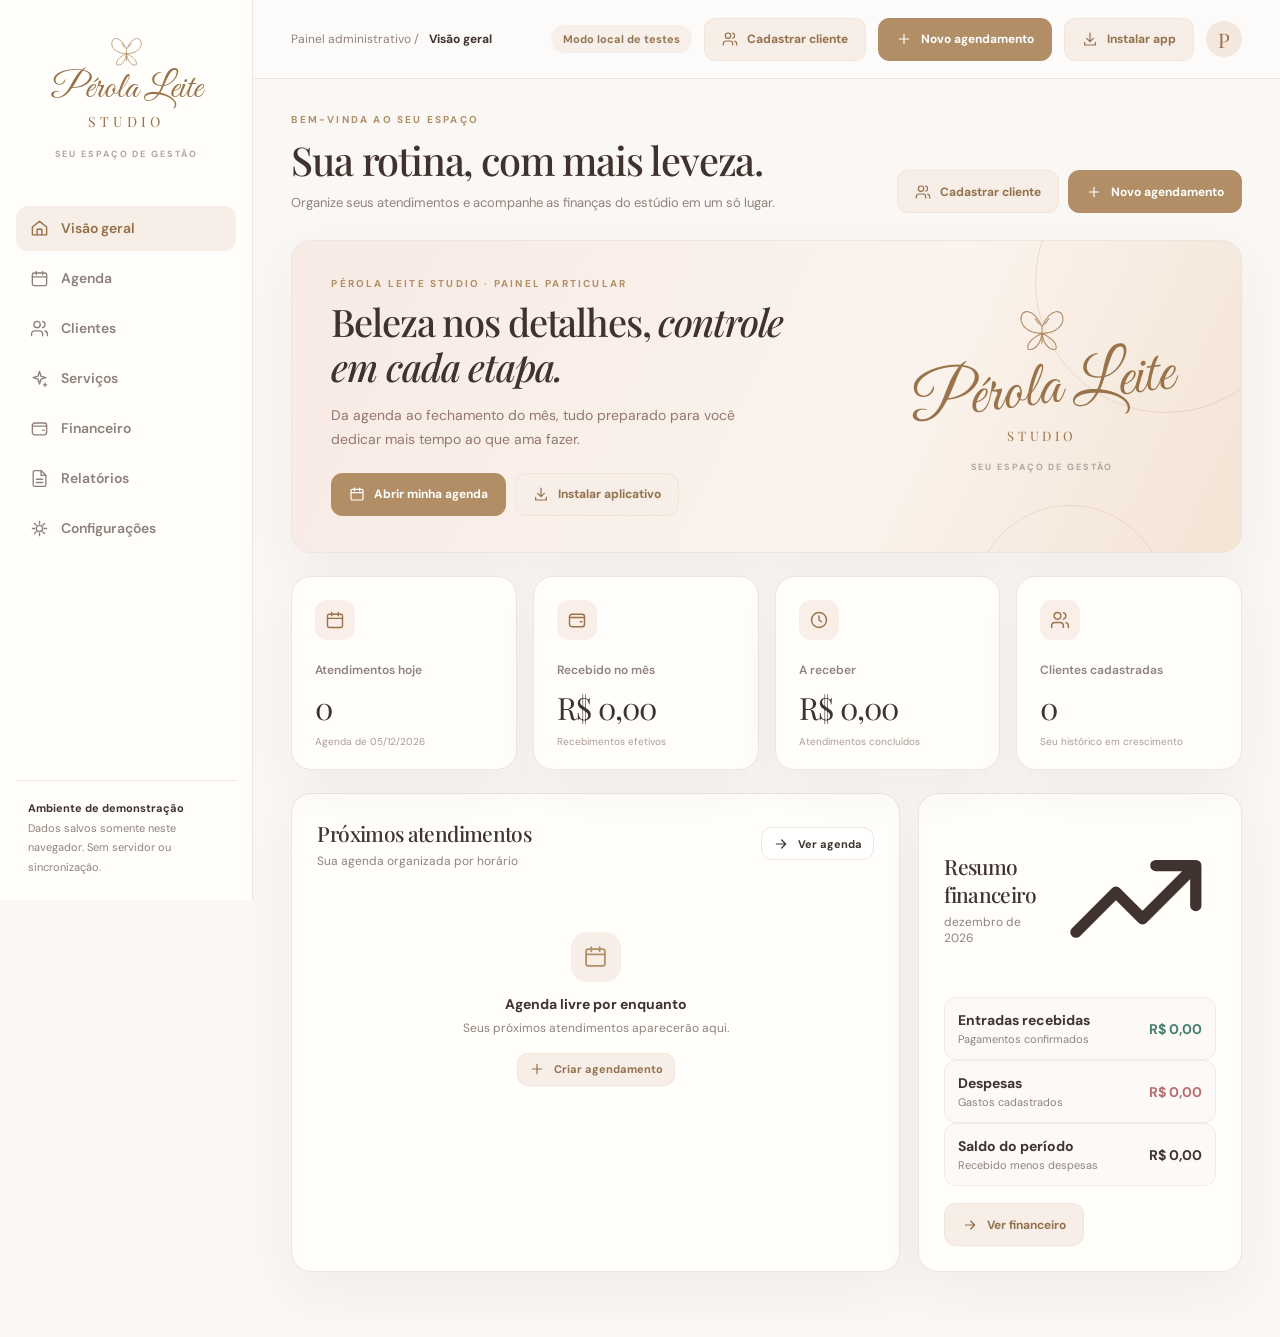
<file: index.html>
<!doctype html>
<html lang="pt-BR">
<head>
  <meta charset="UTF-8" />
  <meta name="viewport" content="width=device-width, initial-scale=1.0, viewport-fit=cover" />
  <meta name="theme-color" content="#faf7f4" />
  <meta name="description" content="Pérola Leite Studio: agenda e gestão financeira. Protótipo local para testes." />
  <title>Pérola Leite Studio | Gestão</title>
  <link rel="icon" type="image/svg+xml" href="./assets/brand-icon.svg">
  <link rel="icon" type="image/png" sizes="32x32" href="./assets/favicon-32.png">
  <link rel="apple-touch-icon" sizes="180x180" href="./assets/apple-touch-icon.png">
  <link rel="manifest" href="./site.webmanifest">
  <meta name="apple-mobile-web-app-capable" content="yes">
  <meta name="apple-mobile-web-app-status-bar-style" content="default">
  <meta name="apple-mobile-web-app-title" content="Pérola Leite">
  <meta property="og:type" content="website">
  <meta property="og:locale" content="pt_BR">
  <meta property="og:site_name" content="Pérola Leite Studio">
  <meta property="og:title" content="Pérola Leite Studio | Gestão">
  <meta property="og:description" content="Beleza nos detalhes. Organização na rotina. Agenda, clientes e gestão financeira em um só lugar.">
  <meta property="og:url" content="https://eulernasc.github.io/Perola_Leite_Studio/">
  <meta property="og:image" content="https://eulernasc.github.io/Perola_Leite_Studio/assets/social-preview.png">
  <meta property="og:image:type" content="image/png">
  <meta property="og:image:width" content="1200">
  <meta property="og:image:height" content="630">
  <meta property="og:image:alt" content="Pérola Leite Studio: identidade nude e dourado com borboleta e pérolas">
  <meta name="twitter:card" content="summary_large_image">
  <meta name="twitter:title" content="Pérola Leite Studio | Gestão">
  <meta name="twitter:description" content="Agenda, clientes e gestão financeira, com elegância em cada detalhe.">
  <meta name="twitter:image" content="https://eulernasc.github.io/Perola_Leite_Studio/assets/social-preview.png">
  <link rel="preconnect" href="https://fonts.googleapis.com" />
  <link rel="preconnect" href="https://fonts.gstatic.com" crossorigin />
  <link href="https://fonts.googleapis.com/css2?family=DM+Sans:wght@400;500;600;700&family=Manrope:wght@400;500;600;700;800&family=Playfair+Display:wght@400;500;600&family=Great+Vibes&display=swap" rel="stylesheet" />
  <link rel="stylesheet" href="./styles.css" />
</head>
<body>
  <div id="app"></div>
  <div id="modal-root"></div>
  <div id="calendar-root"></div>
  <div id="time-root"></div>
  <div id="toast-root" aria-live="polite"></div>
  <script src="./data.js" defer></script>
  <script src="./calendar-ui.js" defer></script>
  <script src="./time-ui.js" defer></script>
  <script src="./app.js" defer></script>
  <script src="./forms.js" defer></script>
  <script src="./pdf.js" defer></script>
  <script src="./pwa.js" defer></script>
</body>
</html>
</file>
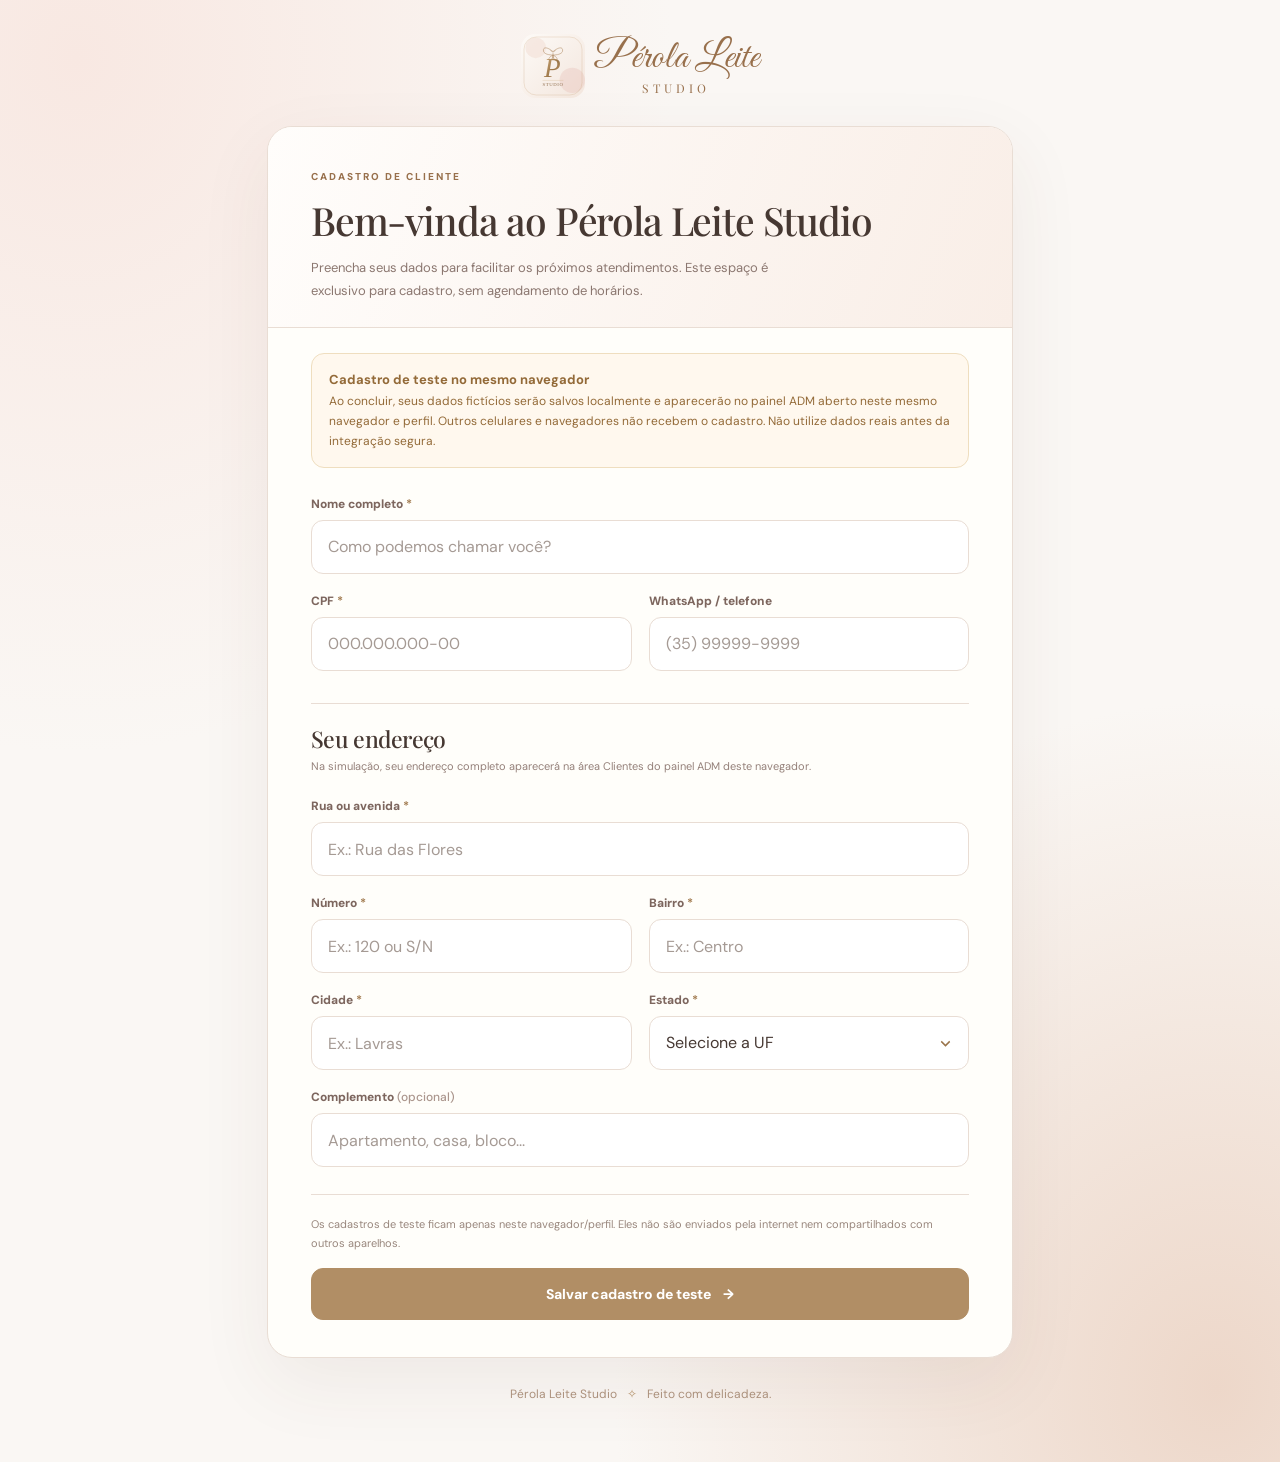
<file: cadastro.html>
<!doctype html>
<html lang="pt-BR">
<head>
  <meta charset="utf-8">
  <meta name="viewport" content="width=device-width, initial-scale=1, viewport-fit=cover">
  <meta name="theme-color" content="#faf7f4">
  <meta name="description" content="Formulário de cadastro do Pérola Leite Studio para testes no mesmo navegador.">
  <meta name="robots" content="noindex,nofollow">
  <title>Cadastro de cliente | Pérola Leite Studio</title>
  <!-- Preview da página de cadastro para WhatsApp e redes sociais. O PNG já está publicado nos assets do site. -->
  <meta property="og:type" content="website">
  <meta property="og:locale" content="pt_BR">
  <meta property="og:site_name" content="Pérola Leite Studio">
  <meta property="og:title" content="Cadastro de cliente | Pérola Leite Studio">
  <meta property="og:description" content="Conheça o cadastro do Pérola Leite Studio. Versão de testes, sem sincronização entre aparelhos.">
  <meta property="og:url" content="https://eulernasc.github.io/Perola_Leite_Studio/cadastro.html?convite=1">
  <meta property="og:image" content="https://eulernasc.github.io/Perola_Leite_Studio/assets/social-preview.png">
  <meta property="og:image:secure_url" content="https://eulernasc.github.io/Perola_Leite_Studio/assets/social-preview.png">
  <meta property="og:image:type" content="image/png">
  <meta property="og:image:width" content="1200">
  <meta property="og:image:height" content="630">
  <meta property="og:image:alt" content="Identidade do Pérola Leite Studio em nude e dourado, com borboleta e pérolas.">
  <meta name="twitter:card" content="summary_large_image">
  <meta name="twitter:title" content="Cadastro de cliente | Pérola Leite Studio">
  <meta name="twitter:description" content="Conheça o cadastro do Pérola Leite Studio. Versão de testes.">
  <meta name="twitter:image" content="https://eulernasc.github.io/Perola_Leite_Studio/assets/social-preview.png">
  <link rel="icon" type="image/svg+xml" href="./assets/brand-icon.svg">
  <link rel="apple-touch-icon" href="./assets/apple-touch-icon.png">
  <link rel="preconnect" href="https://fonts.googleapis.com">
  <link rel="preconnect" href="https://fonts.gstatic.com" crossorigin>
  <link href="https://fonts.googleapis.com/css2?family=DM+Sans:wght@400;500;600;700&family=Playfair+Display:wght@400;500;600&family=Great+Vibes&display=swap" rel="stylesheet">
  <link rel="stylesheet" href="./cadastro.css">
  <script src="./cadastro-storage.js" defer></script>
  <script src="./cadastro.js" defer></script>
</head>
<body>
  <main class="public-shell">
    <header class="public-brand" aria-label="Pérola Leite Studio">
      <img src="./assets/brand-icon.svg" alt="Borboleta e monograma dourado do Pérola Leite Studio" class="public-brand-symbol">
      <div class="public-brand-name"><span class="script">Pérola Leite</span><span class="studio">STUDIO</span></div>
    </header>
    <section class="public-panel" aria-labelledby="form-title">
      <div class="intro">
        <span class="eyebrow">CADASTRO DE CLIENTE</span>
        <h1 id="form-title">Bem-vinda ao Pérola Leite Studio</h1>
        <p>Preencha seus dados para facilitar os próximos atendimentos. Este espaço é exclusivo para cadastro, sem agendamento de horários.</p>
      </div>
      <aside class="demo-warning" role="status"><strong>Cadastro de teste no mesmo navegador</strong> Ao concluir, seus dados fictícios serão salvos localmente e aparecerão no painel ADM aberto neste mesmo navegador e perfil. Outros celulares e navegadores não recebem o cadastro. Não utilize dados reais antes da integração segura.</aside>
      <form id="publicRegistration" class="form-grid" novalidate>
        <div class="field span-full"><label for="fullName">Nome completo <b>*</b></label><input id="fullName" name="name" autocomplete="name" required maxlength="120" placeholder="Como podemos chamar você?"></div>
        <div class="field"><label for="cpf">CPF <b>*</b></label><input id="cpf" name="cpf" type="text" inputmode="numeric" autocomplete="off" required maxlength="14" placeholder="000.000.000-00"></div>
        <div class="field"><label for="phone">WhatsApp / telefone</label><input id="phone" name="phone" type="tel" inputmode="tel" autocomplete="tel" maxlength="15" placeholder="(35) 99999-9999"></div>
        <div class="section-label span-full"><h2>Seu endereço</h2><p>Na simulação, seu endereço completo aparecerá na área Clientes do painel ADM deste navegador.</p></div>
        <div class="field span-full"><label for="street">Rua ou avenida <b>*</b></label><input id="street" name="street" autocomplete="address-line1" required maxlength="160" placeholder="Ex.: Rua das Flores"></div>
        <div class="field"><label for="number">Número <b>*</b></label><input id="number" name="number" required maxlength="16" placeholder="Ex.: 120 ou S/N"></div>
        <div class="field"><label for="neighborhood">Bairro <b>*</b></label><input id="neighborhood" name="neighborhood" required maxlength="90" placeholder="Ex.: Centro"></div>
        <div class="field"><label for="city">Cidade <b>*</b></label><input id="city" name="city" autocomplete="address-level2" required maxlength="90" placeholder="Ex.: Lavras"></div>
        <div class="field"><label for="state">Estado <b>*</b></label>
          <select id="state" name="state" autocomplete="address-level1" required>
            <option value="">Selecione a UF</option>
            <option>AC</option><option>AL</option><option>AP</option><option>AM</option><option>BA</option><option>CE</option><option>DF</option><option>ES</option><option>GO</option><option>MA</option><option>MT</option><option>MS</option><option>MG</option><option>PA</option><option>PB</option><option>PR</option><option>PE</option><option>PI</option><option>RJ</option><option>RN</option><option>RS</option><option>RO</option><option>RR</option><option>SC</option><option>SP</option><option>SE</option><option>TO</option>
          </select>
        </div>
        <div class="field span-full"><label for="complement">Complemento <span>(opcional)</span></label><input id="complement" name="complement" autocomplete="address-line2" maxlength="120" placeholder="Apartamento, casa, bloco..."></div>
        <div id="formFeedback" class="form-feedback span-full" role="alert" aria-live="polite" hidden></div>
        <div class="span-full form-footer">
          <p>Os cadastros de teste ficam apenas neste navegador/perfil. Eles não são enviados pela internet nem compartilhados com outros aparelhos.</p>
          <button type="submit" class="submit-btn">Salvar cadastro de teste <span aria-hidden="true">→</span></button>
        </div>
      </form>
      <section id="successPanel" class="success-panel" hidden aria-live="polite">
        <div class="success-icon" aria-hidden="true">✓</div>
        <h2>Cadastro salvo neste navegador!</h2>
        <p>Seu cadastro fictício foi salvo localmente e pode ser consultado na área <strong>Clientes</strong> do painel ADM <strong>neste mesmo navegador/perfil</strong>. Em outros celulares, o cadastro não aparece até a integração com o Firebase.</p>
        <button type="button" id="restartButton" class="submit-btn">Testar novamente</button>
      </section>
    </section>
    <footer class="public-footer">Pérola Leite Studio <span aria-hidden="true">✧</span> Feito com delicadeza.</footer>
  </main>
</body>
</html>
</file>
<file: styles.css>
:root{--bg:#faf7f4;--surface:#fffefa;--white:#fff;--ink:#40332f;--muted:#91827d;--muted2:#b4a49c;--line:#eee5df;--gold:#b18e65;--gold2:#997349;--cream:#f4e7de;--rose:#e8c3bb;--pink:#f6d3d0;--earth:#c99779;--green:#477f71;--red:#b66f70;--shadow:0 18px 55px rgba(97,61,48,.055);--radius:20px}*{box-sizing:border-box}html{scroll-behavior:smooth}body{margin:0;background:var(--bg);color:var(--ink);font-family:'DM Sans',sans-serif;font-size:14px;-webkit-font-smoothing:antialiased}button,input,textarea,select{font:inherit}button{cursor:pointer}button:disabled{opacity:.45;cursor:not-allowed}a{color:inherit}h1,h2,h3,h4,p{margin-top:0}h1,h2,.serif{font-family:'Playfair Display',Georgia,serif;font-weight:500}h1{font-size:clamp(28px,3.1vw,42px);line-height:1.2;letter-spacing:-.03em;margin-bottom:8px}h2{font-size:26px;letter-spacing:-.03em}h3{font-weight:700;font-size:15px;margin-bottom:7px}small,.muted{color:var(--muted)}.shell{display:flex;min-height:100vh}.sidebar{width:253px;background:var(--surface);border-right:1px solid var(--line);position:fixed;inset:0 auto 0 0;padding:25px 16px 20px;display:flex;flex-direction:column;z-index:20}.brand{padding:8px 12px 25px;text-align:center;display:flex;flex-direction:column;align-items:center;gap:2px}.brand-mark{width:49px;height:34px;stroke:var(--gold);fill:none;stroke-width:1.25}.brand-script{font-family:'Great Vibes',cursive;font-size:37px;line-height:1.1;color:var(--gold2);white-space:nowrap}.brand-studio{font-family:'Playfair Display',serif;font-size:14px;letter-spacing:.29em;text-transform:uppercase;color:var(--gold2)}.brand-caption{letter-spacing:.21em;font-size:9px;font-weight:700;color:var(--muted2);margin-top:15px}.nav{margin-top:21px;display:grid;gap:5px}.nav-item{width:100%;display:flex;align-items:center;gap:12px;border:0;background:none;color:#8e817c;padding:13px 14px;border-radius:12px;text-align:left;font-weight:600;transition:.2s}.nav-item:hover{background:#faf4ef;color:var(--ink)}.nav-item.active{background:#f7eee7;color:#957047}.nav-item svg{width:19px;height:19px;stroke-width:1.7}.side-foot{margin-top:auto;border-top:1px solid var(--line);padding:18px 12px 2px;color:var(--muted);font-size:11px;line-height:1.8}.side-foot strong{display:block;color:var(--ink)}.main{margin-left:253px;min-width:0;flex:1}.topbar{height:79px;border-bottom:1px solid var(--line);display:flex;justify-content:space-between;align-items:center;padding:0 clamp(22px,3vw,53px);background:rgba(255,255,255,.6)}.crumb{display:flex;align-items:center;gap:10px;color:var(--muted);font-size:12px}.crumb b{color:var(--ink)}.top-actions{display:flex;gap:12px;align-items:center}.avatar{width:36px;height:36px;display:grid;place-items:center;border-radius:50%;background:var(--cream);color:var(--gold2);font-family:'Playfair Display',serif;font-size:20px}.content{padding:34px clamp(22px,3vw,53px) 65px;max-width:1680px;margin:auto}.page-heading{display:flex;justify-content:space-between;align-items:flex-end;gap:20px;margin-bottom:27px}.eyebrow{font-size:10px;font-weight:700;letter-spacing:.22em;color:var(--gold);text-transform:uppercase;margin-bottom:10px}.subtitle{color:var(--muted);font-size:13px;line-height:1.65;max-width:660px;margin:0}.actions{display:flex;gap:9px;align-items:center;flex-wrap:wrap}.btn{border-radius:11px;padding:12px 17px;border:1px solid var(--line);background:#fff;color:var(--ink);display:inline-flex;align-items:center;gap:9px;justify-content:center;font-weight:700;font-size:12px;min-height:43px;transition:.15s;white-space:nowrap}.btn svg{height:16px;width:16px;stroke-width:1.8}.btn:hover{transform:translateY(-1px);box-shadow:0 5px 18px rgba(78,45,26,.08)}.btn.primary{background:var(--gold);border-color:var(--gold);color:white}.btn.primary:hover{background:var(--gold2)}.btn.soft{background:#f7eee8;border-color:#f1e4d9;color:#94714c}.btn.danger{color:var(--red);border-color:#efd4d4}.btn.sm{padding:7px 11px;min-height:33px;font-size:11px}.btn.icon{width:38px;height:38px;padding:0}.btn.square{width:43px;padding:0}.card{background:var(--surface);border:1px solid var(--line);border-radius:var(--radius);box-shadow:var(--shadow)}.card-pad{padding:25px}.hero{display:grid;grid-template-columns:1.4fr .85fr;gap:25px;align-items:center;background:linear-gradient(115deg,#f8eae4 0%,#fbf3ed 62%,#f3e4d4 100%);padding:36px 39px;position:relative;overflow:hidden;min-height:230px}.hero:before{content:"";width:260px;height:260px;position:absolute;border:1px solid rgba(167,117,79,.18);border-radius:50%;right:-56px;top:-90px}.hero:after{content:"";width:190px;height:190px;position:absolute;border:1px solid rgba(167,117,79,.16);border-radius:50%;right:75px;bottom:-145px}.hero h2{font-size:clamp(25px,3vw,38px);line-height:1.18;max-width:500px;margin:6px 0 13px}.hero p{color:#927870;line-height:1.75;max-width:440px;margin-bottom:21px}.hero-ornament{display:flex;justify-content:center;align-items:center;position:relative;z-index:1}.hero-ornament .brand-script{font-size:clamp(44px,5vw,70px);transform:rotate(-7deg)}.hero-ornament .brand-studio{font-size:13px}.hero .brand-mark{height:50px;width:70px}.stats{display:grid;grid-template-columns:repeat(4,minmax(0,1fr));gap:16px;margin:23px 0}.stat{padding:23px 23px 21px;position:relative;min-width:0}.stat-icon{width:40px;height:40px;display:grid;place-items:center;border-radius:12px;background:#f9eee8;color:var(--gold2);margin-bottom:22px}.stat-icon svg{width:20px;height:20px}.stat-label{font-size:12px;color:var(--muted);font-weight:600;margin-bottom:9px}.stat-value{font-family:'Playfair Display',serif;font-size:clamp(22px,2.4vw,31px);white-space:nowrap;overflow:hidden;text-overflow:ellipsis;letter-spacing:-.03em}.stat-note{color:#ad9b93;font-size:10px;margin-top:7px}.two-col{display:grid;grid-template-columns:minmax(0,1.6fr) minmax(270px,.85fr);gap:18px}.section-title{font-family:'Playfair Display',serif;font-size:21px;margin:0}.section-head{display:flex;align-items:center;justify-content:space-between;gap:12px;margin-bottom:19px}.section-sub{font-size:12px;color:var(--muted);margin:6px 0 0}.mini-list{display:grid;gap:10px}.mini-item{display:flex;gap:13px;align-items:center;padding:13px;background:#fcf9f6;border-radius:12px;border:1px solid #f2ebe6}.time-pill{padding:8px 9px;font-weight:800;border-radius:10px;background:#f4e9df;color:var(--gold2);font-size:12px}.mini-item .grow{flex:1;min-width:0}.mini-item strong{display:block;white-space:nowrap;overflow:hidden;text-overflow:ellipsis}.mini-item small{display:block;font-size:11px;margin-top:3px}.status{display:inline-flex;align-items:center;gap:6px;border-radius:99px;padding:5px 9px;font-size:10px;font-weight:800;white-space:nowrap}.status:before{content:"";width:6px;height:6px;border-radius:50%;background:currentColor}.status.confirmado{background:#e6f3ee;color:#327364}.status.agendado{background:#f7eee2;color:#9f7c49}.status.concluido{background:#e5f1e9;color:#4c8062}.status.cancelado{background:#f9e9e9;color:#a96968}.status.bloqueado{background:#eee9eb;color:#897681}.empty{text-align:center;padding:44px 18px;color:var(--muted)}.empty .empty-icon{margin:0 auto 13px;width:50px;height:50px;background:#f7eee8;color:var(--gold);border-radius:16px;display:grid;place-items:center}.empty .empty-icon svg{width:25px;height:25px}.empty strong{display:block;color:var(--ink);font-size:14px;margin-bottom:6px}.empty p{font-size:12px;line-height:1.6;max-width:270px;margin:0 auto 15px}.pill{padding:7px 12px;background:#f7efe9;border-radius:99px;color:#957555;font-size:11px;font-weight:700}.toolbar{display:flex;align-items:center;justify-content:space-between;gap:15px;flex-wrap:wrap;margin-bottom:18px}.toolbar-left,.toolbar-right{display:flex;align-items:center;gap:8px;flex-wrap:wrap}.date-title{font-family:'Playfair Display',serif;font-size:20px;margin:0 12px;white-space:nowrap}.segmented{display:inline-flex;background:#f5eeea;padding:4px;border-radius:12px;gap:3px}.segmented button{border:0;background:transparent;padding:9px 13px;border-radius:9px;font-size:11px;color:var(--muted);font-weight:700}.segmented button.active{color:var(--gold2);background:white;box-shadow:0 2px 9px rgba(75,42,29,.07)}.agenda-card{overflow:hidden}.agenda-days{display:grid;grid-template-columns:repeat(7,minmax(0,1fr));border-bottom:1px solid var(--line)}.day-col{border:0;border-right:1px solid var(--line);background:#fff;text-align:center;padding:16px 5px;cursor:pointer;min-width:0}.day-col:last-child{border-right:0}.day-col:hover{background:#faf2ec}.day-col.selected{background:#f7eae1}.day-name{font-size:10px;letter-spacing:.15em;text-transform:uppercase;color:var(--muted)}.day-number{font-family:'Playfair Display',serif;font-size:23px;margin-top:5px}.day-col.selected .day-number{color:var(--gold2)}.week-columns{display:grid;grid-template-columns:repeat(7,minmax(0,1fr));min-height:370px}.week-column{padding:11px 8px;border-right:1px solid var(--line);min-width:0}.week-column:last-child{border:0}.booking{display:block;width:100%;text-align:left;border:1px solid #e8d9ce;background:#f7ede7;border-left:4px solid var(--gold);padding:10px 9px;margin-bottom:9px;border-radius:9px;transition:.15s}.booking:hover{transform:translateY(-2px);box-shadow:0 5px 12px #0000000c}.booking small{font-size:10px;color:var(--muted)}.booking strong{display:block;font-size:11px;margin:4px 0 5px;line-height:1.35;word-break:break-word}.booking .book-service{font-size:10px;line-height:1.35;color:#907e74}.booking.done{border-left-color:var(--green);background:#eef6f1}.booking.cancel{border-left-color:var(--red);opacity:.55;background:#f9eeee}.booking.block{border-left-color:#aaa;background:#f1eff1}.single-day{padding:20px;display:grid;gap:9px;max-width:1000px;margin:0 auto}.day-booking{display:flex;align-items:center;gap:15px;padding:17px;text-align:left;width:100%;border:1px solid var(--line);border-radius:14px;background:#fff}.day-booking:hover{border-color:var(--gold)}.day-booking .at{min-width:60px;font-weight:800;color:var(--gold2)}.day-booking .grow{flex:1}.day-booking .grow strong{display:block}.day-booking .grow small{display:block;margin-top:4px}.list-table{width:100%;border-collapse:collapse;text-align:left}.list-table th{color:#aa8d69;text-transform:uppercase;letter-spacing:.14em;font-size:9px;background:#fdf9f6;font-weight:800}.list-table th,.list-table td{padding:17px 17px;border-bottom:1px solid var(--line)}.list-table tbody tr:hover{background:#fffaf6}.list-table td{font-size:12px}.list-table td strong{font-size:12px}.list-table .money{font-weight:800;white-space:nowrap;color:#54876b}.table-scroller{overflow-x:auto}.table-scroller .list-table{min-width:700px}.search{position:relative;min-width:220px}.search input{padding-left:37px}.search svg{position:absolute;top:12px;left:12px;width:16px;height:16px;color:var(--muted)}input,select,textarea{color:var(--ink)}.field input,.field select,.field textarea,.search input,.input{width:100%;padding:12px 13px;min-height:43px;border:1px solid #e8ddd6;border-radius:10px;background:#fff;outline:none;transition:.15s;font-size:13px}.field input:focus,.field select:focus,.field textarea:focus,.search input:focus{border-color:var(--gold);box-shadow:0 0 0 3px #b18e6522}.field textarea{min-height:75px;resize:vertical}.field label{font-size:11px;font-weight:800;display:block;margin-bottom:7px;color:#7c6a64}.field small{font-size:10px;display:block;margin-top:5px}.field-grid{display:grid;grid-template-columns:repeat(2,minmax(0,1fr));gap:15px}.field.full{grid-column:1/-1}.form-stack{display:grid;gap:16px}.catalog-grid{display:grid;grid-template-columns:repeat(3,minmax(0,1fr));gap:17px}.catalog-card{padding:15px}.catalog-card .catalog-img{border-radius:13px;height:148px;background:linear-gradient(135deg,#f8ece6,#eed5c8);overflow:hidden;display:grid;place-items:center;color:#caa689;margin-bottom:15px}.catalog-card .catalog-img img{width:100%;height:100%;object-fit:cover}.catalog-card .catalog-img svg{width:37px;height:37px;stroke-width:1}.catalog-card h3{font-size:15px;margin:0 0 6px}.catalog-card p{font-size:11px;line-height:1.5;margin:0 0 13px;color:var(--muted);height:32px;overflow:hidden}.catalog-card .price{color:var(--gold2);font-weight:800;font-size:15px}.catalog-card .meta{font-size:11px;color:var(--muted);margin-top:3px}.catalog-card .footer{display:flex;justify-content:space-between;align-items:center;margin-top:16px;padding-top:13px;border-top:1px solid var(--line)}.tab-row{display:flex;gap:9px;align-items:center;flex-wrap:wrap;margin-bottom:18px}.tab{border:1px solid var(--line);background:#fff;color:var(--muted);border-radius:99px;padding:10px 15px;font-weight:700;font-size:12px}.tab.active{background:#f4e7df;color:var(--gold2);border-color:#e9d5c6}.finance-summary{display:grid;grid-template-columns:repeat(3,minmax(0,1fr));gap:16px;margin:17px 0 21px}.finance-summary .stat{padding:19px}.fin-label{font-weight:700;font-size:11px;color:var(--muted);margin-bottom:8px}.fin-total{font-family:'Playfair Display',serif;font-size:28px}.fin-total.positive{color:var(--green)}.fin-total.negative{color:var(--red)}.filters{display:flex;gap:10px;flex-wrap:wrap;align-items:center}.filters input,.filters select{max-width:190px}.report-cover{background:linear-gradient(125deg,#f7e9de,#fdfbf7);padding:34px;border-radius:18px;border:1px solid #eddfd3;display:flex;justify-content:space-between;gap:20px}.report-cover .seal{color:var(--gold2);font-family:'Great Vibes',cursive;font-size:45px;align-self:center}.report-cover h2{font-size:29px;margin:9px 0}.report-cover p{max-width:500px;font-size:12px;color:var(--muted);line-height:1.8}.report-checks{display:grid;gap:12px;margin:22px 0}.checkline{display:flex;gap:11px;align-items:flex-start;padding:15px;border:1px solid var(--line);border-radius:12px;background:white}.checkline svg{color:var(--green);width:18px;height:18px}.checkline strong{display:block;font-size:13px}.checkline small{display:block;margin-top:4px;line-height:1.5}.notice{border-radius:13px;background:#fff8ec;border:1px solid #f2e1c6;padding:14px 17px;color:#9a7442;line-height:1.6;font-size:12px}.notice strong{display:block;margin-bottom:3px}.block-list{display:grid;gap:10px}.block-item{padding:13px 15px;border:1px solid var(--line);border-radius:12px;display:flex;align-items:center;justify-content:space-between;gap:9px}.modal-wrap{position:fixed;inset:0;background:rgba(50,35,32,.45);backdrop-filter:blur(3px);z-index:90;display:flex;align-items:center;justify-content:center;padding:18px}.modal{width:min(610px,100%);max-height:min(90vh,920px);overflow:auto;background:var(--surface);border-radius:20px;box-shadow:0 35px 100px #26120c44}.modal-head{display:flex;justify-content:space-between;align-items:flex-start;gap:12px;padding:24px 27px 18px;border-bottom:1px solid var(--line)}.modal-head h2{font-size:25px;margin:4px 0 0}.modal-body{padding:23px 27px}.modal-actions{display:flex;gap:9px;justify-content:flex-end;padding:18px 27px 22px;border-top:1px solid var(--line);flex-wrap:wrap}.modal .section-head{margin-top:8px}.toggle{display:flex;gap:10px;align-items:center;cursor:pointer;font-size:12px}.toggle input{accent-color:var(--gold)}.addons-picker{display:grid;gap:8px;max-height:230px;overflow:auto}.addon-row{border:1px solid var(--line);padding:11px 12px;border-radius:12px;background:#fff;display:flex;align-items:center;gap:10px}.addon-row input[type=checkbox]{accent-color:var(--gold)}.addon-row .grow{flex:1}.addon-row strong{font-size:12px;display:block}.addon-row small{font-size:10px;display:block}.addon-row input[type=number]{width:61px;min-height:34px;text-align:center;border:1px solid var(--line);border-radius:8px;padding:5px}.cost-preview{background:#f7ede6;border-radius:12px;padding:16px;display:flex;justify-content:space-between;align-items:center}.cost-preview strong{font-family:'Playfair Display',serif;font-size:25px;color:var(--gold2)}.image-uploader{display:flex;align-items:center;gap:13px;border:1px dashed #d8c6b6;padding:13px;border-radius:12px}.image-uploader .thumb{height:75px;width:86px;border-radius:9px;background:#f5e9e0;display:grid;place-items:center;overflow:hidden;flex:none}.image-uploader .thumb img{width:100%;height:100%;object-fit:cover}.image-uploader p{font-size:11px;margin:0 0 8px;color:var(--muted)}.image-uploader input{max-width:100%;font-size:11px}.payment-row{display:grid;grid-template-columns:1fr 1fr auto;align-items:end;gap:9px;margin-top:9px}.payment-row button{margin-bottom:1px}.payment-amount{font-weight:700}.hint{font-size:11px;line-height:1.6;color:var(--muted)}.form-divider{border:0;border-top:1px solid var(--line);margin:19px 0}.toast{position:fixed;bottom:27px;right:27px;z-index:200;padding:13px 19px;border-radius:13px;color:white;background:#665149;box-shadow:0 10px 38px #29170f40;font-weight:700;max-width:350px;font-size:12px}.toast.error{background:#a85b59}.mobile-top,.mobile-tabs,.mobile-fab{display:none}.desktop-only{display:initial}.visually-hidden{position:absolute;overflow:hidden;width:1px;height:1px;clip:rect(0,0,0,0)}@media(max-width:1200px){.sidebar{width:215px}.main{margin-left:215px}.catalog-grid{grid-template-columns:repeat(2,minmax(0,1fr))}.stats{gap:10px}.stat{padding:18px}.two-col{grid-template-columns:1fr}}@media(max-width:820px){.sidebar{display:none}.main{margin:0}.topbar{display:none}.mobile-top{display:flex;align-items:center;justify-content:space-between;padding:16px 17px 12px;position:sticky;top:0;z-index:30;background:rgba(250,247,244,.96);backdrop-filter:blur(12px);border-bottom:1px solid var(--line)}.mobile-top .brand{padding:0;align-items:flex-start}.mobile-top .brand-script{font-size:29px}.mobile-top .brand-studio{font-size:9px;letter-spacing:.3em}.mobile-top .brand-mark{display:none}.mobile-top .brand-caption{display:none}.content{padding:24px 15px 120px}.page-heading{align-items:flex-start;margin-bottom:19px;gap:12px}.page-heading h1{font-size:29px}.page-heading .actions{display:none}.eyebrow{font-size:9px}.subtitle{font-size:12px}.mobile-tabs{display:flex;position:fixed;bottom:0;left:0;right:0;z-index:40;background:#fffcf9;border-top:1px solid var(--line);padding:9px 6px calc(9px + env(safe-area-inset-bottom));justify-content:space-around;box-shadow:0 -5px 25px #82634b10}.mobile-tab{flex:1;display:flex;align-items:center;gap:5px;flex-direction:column;border:0;background:transparent;color:#a59691;font-size:9px;font-weight:800;padding:4px 0}.mobile-tab.active{color:var(--gold2)}.mobile-tab svg{width:20px;height:20px;stroke-width:1.7}.mobile-fab{position:fixed;z-index:45;right:16px;bottom:calc(78px + env(safe-area-inset-bottom));height:53px;width:53px;border-radius:50%;background:var(--gold);color:#fff;border:0;box-shadow:0 8px 22px #98704955;display:grid;place-items:center}.mobile-fab svg{width:24px;height:24px}.stats{grid-template-columns:repeat(2,minmax(0,1fr));gap:10px;margin:15px 0}.stat{padding:16px}.stat-icon{margin-bottom:12px;width:33px;height:33px}.stat-icon svg{width:17px;height:17px}.stat-value{font-size:24px}.hero{grid-template-columns:1fr;min-height:unset;padding:26px 25px}.hero h2{font-size:29px}.hero p{font-size:12px}.hero-ornament{display:none}.catalog-grid{grid-template-columns:repeat(2,minmax(0,1fr));gap:10px}.catalog-card{padding:10px}.catalog-card .catalog-img{height:110px}.catalog-card h3{font-size:13px;min-height:35px}.catalog-card .footer{align-items:flex-start;gap:8px}.catalog-card .meta{font-size:10px}.catalog-card .price{font-size:13px}.finance-summary{grid-template-columns:1fr 1fr;gap:10px}.finance-summary .stat:last-child{grid-column:1/-1}.toolbar{align-items:stretch}.date-title{font-size:17px;margin:0 3px}.week-columns{grid-template-columns:repeat(7,minmax(125px,1fr));overflow-x:auto}.agenda-card{overflow:auto}.agenda-days{grid-template-columns:repeat(7,minmax(125px,1fr));width:max(100%,875px)}.week-columns{width:max(100%,875px)}.day-booking{padding:13px}.report-cover{padding:25px}.report-cover .seal{display:none}.card-pad{padding:18px}.modal-wrap{padding:0;align-items:end}.modal{width:100%;border-radius:23px 23px 0 0;max-height:94dvh;padding-bottom:env(safe-area-inset-bottom)}.modal-head,.modal-body,.modal-actions{padding-left:19px;padding-right:19px}.mobile-only{display:initial}.desktop-only{display:none}.toast{bottom:calc(94px + env(safe-area-inset-bottom));left:15px;right:15px;text-align:center}.filters{gap:7px}.filters input,.filters select{flex:1;max-width:none;min-width:120px}.report-cover h2{font-size:26px}}@media(max-width:420px){.field-grid{grid-template-columns:1fr}.finance-summary{grid-template-columns:1fr 1fr}.section-title{font-size:19px}.field.full{grid-column:auto}.payment-row{grid-template-columns:1fr 1fr auto}.btn{padding:10px 12px}.catalog-card .footer{flex-wrap:wrap}.catalog-card .footer .btn{width:100%}}
@media(max-width:820px){.page-heading{flex-wrap:wrap}.page-heading .actions{display:flex;width:100%}.mobile-tab{min-width:0}.mobile-tab span{font-size:8.5px;overflow:hidden;text-overflow:ellipsis;white-space:nowrap;max-width:100%}}

/* Agenda semanal com eixo de tempo real */
.week-calendar{display:flex;align-items:stretch;overflow-x:auto;min-width:100%}
.week-time-column{flex:0 0 66px;border-right:1px solid var(--line);background:#fffdfb;position:sticky;left:0;z-index:5}
.week-time-title{height:66px;display:grid;place-items:center;color:var(--gold2);font-weight:800;font-size:9px;letter-spacing:.09em;border-bottom:1px solid var(--line)}
.week-time-track{position:relative}
.time-label{position:absolute;left:7px;font-size:10px;color:#9d8a80;transform:translateY(3px);font-weight:600}
.week-days{flex:1;min-width:760px}
.week-calendar .agenda-days{height:66px}
.week-calendar .day-col{height:66px;padding:9px 3px}
.week-calendar .day-number{font-size:19px;margin-top:3px}
.week-calendar .week-columns{display:grid;grid-template-columns:repeat(7,minmax(0,1fr));min-height:0;overflow:visible;width:100%}
.day-grid-column{position:relative;min-width:0;border-right:1px solid var(--line);background:repeating-linear-gradient(to bottom,transparent 0px,transparent 38px,#eadfd8 38px,#eadfd8 39px)}
.day-grid-column:last-child{border-right:0}
.week-calendar .time-booking{position:absolute;left:4px;right:4px;width:calc(100% - 8px);margin:0;padding:8px 6px;overflow:hidden;z-index:1;box-shadow:0 2px 8px #73574710}
.week-calendar .time-booking small{font-size:9px;white-space:nowrap;display:block}
.week-calendar .time-booking strong{font-size:10px;line-height:1.2}
.week-calendar .time-booking .book-service{font-size:9px;line-height:1.2}
@media(max-width:820px){.week-days{min-width:875px}.week-calendar .agenda-days,.week-calendar .week-columns{width:100%}.week-time-column{flex-basis:58px}.week-time-title{font-size:8px}.week-calendar .time-booking{padding:6px}}


/* V3 · controles e calendário próprios do Pérola Leite Studio */
.field input[type="checkbox"],.field input[type="radio"],.addon-row input[type="checkbox"],.toggle input[type="checkbox"]{
  appearance:none;-webkit-appearance:none;flex:0 0 19px;width:19px!important;height:19px!important;min-height:19px!important;max-width:19px!important;
  border:1.5px solid #cdb69e!important;border-radius:6px!important;background:#fff!important;padding:0!important;margin:0!important;
  display:inline-grid;place-items:center;cursor:pointer;box-shadow:none!important;vertical-align:middle;transition:.15s;
}
.field input[type="checkbox"]:checked,.addon-row input[type="checkbox"]:checked,.toggle input[type="checkbox"]:checked{background:var(--gold)!important;border-color:var(--gold)!important}
.field input[type="checkbox"]:checked::after,.addon-row input[type="checkbox"]:checked::after,.toggle input[type="checkbox"]:checked::after{content:"";width:9px;height:5px;border-left:2px solid #fff;border-bottom:2px solid #fff;transform:translateY(-1px) rotate(-45deg)}
.field label.toggle,.toggle{display:flex!important;align-items:center;justify-content:flex-start;gap:11px;padding:13px 15px;border-radius:12px;background:#fdf8f4;border:1px solid var(--line);line-height:1.5;font-size:12px;font-weight:600;color:#755e51;cursor:pointer}
.field .search{width:100%;min-width:0}
.field .search input,.search input{padding:12px 14px 12px 42px!important;border-radius:12px!important;font-size:13px!important}
.search svg{z-index:2;left:14px;top:50%;transform:translateY(-50%);pointer-events:none;color:#aa8d6f;width:17px;height:17px}
.image-uploader{padding:19px!important;gap:16px!important;border-radius:16px!important;align-items:center!important;background:linear-gradient(135deg,#fffcf9,#f9efe8);border:1px dashed #d6bdaa!important}
.image-uploader .thumb{width:102px!important;height:102px!important;border-radius:14px!important;background:#f2e5db!important;color:var(--gold2)}
.image-uploader .thumb svg{width:43px;height:43px;stroke-width:1.35}
.image-uploader .image-controls{flex:1;min-width:0;display:flex;flex-direction:column;align-items:flex-start;gap:8px}
.image-uploader .image-controls strong{font-size:13px;color:#745d51;overflow:hidden;text-overflow:ellipsis;white-space:nowrap;max-width:100%}
.image-uploader .image-controls p{margin:0!important;max-width:350px;line-height:1.6}
.image-uploader input[type=file].file-hidden{display:none!important;visibility:hidden;width:0!important;height:0!important;min-height:0!important}
.image-buttons{display:flex;align-items:center;gap:9px;flex-wrap:wrap}
.image-buttons .btn{font-size:12px}
.image-buttons [hidden]{display:none!important}
.field-grid>.field.full>.field{width:100%}
.month-control{min-width:245px;max-width:360px;width:100%}
.calendar-field .calendar-trigger,.month-control .calendar-trigger{min-height:49px;width:100%;display:flex;align-items:center;justify-content:space-between;gap:14px;
 padding:12px 15px;color:var(--ink);background:#fff;border:1px solid #e8ddd6;border-radius:12px;text-align:left;font-size:13px;font-weight:600;transition:.2s;box-shadow:none}
.calendar-field .calendar-trigger:hover,.calendar-field .calendar-trigger:focus-visible{border-color:var(--gold);box-shadow:0 0 0 3px #b18e651c;outline:0}
.calendar-field .calendar-trigger svg{height:19px;width:19px;color:var(--gold2);flex:none}
.calendar-overlay{position:fixed;inset:0;z-index:150;pointer-events:none}
.calendar-shade{position:absolute;inset:0;background:transparent;pointer-events:auto}
.calendar-popover{position:absolute;top:50%;left:50%;transform:none;width:334px;max-width:calc(100vw - 24px);
 background:#fffefa;border:1px solid #e9ddd4;border-radius:20px;box-shadow:0 22px 70px #55403530;
 padding:20px;pointer-events:auto;animation:calendar-reveal .16s ease-out}
@keyframes calendar-reveal{from{opacity:.6;transform:translateY(4px)}to{opacity:1;transform:translateY(0)}}
.picker-top{display:flex;justify-content:space-between;align-items:flex-start;margin-bottom:19px;gap:12px}
.picker-top strong{display:block;font-family:'Playfair Display',Georgia,serif;font-size:20px;font-weight:500;margin-top:4px}
.picker-eyebrow{font-size:9px;color:var(--gold2);font-weight:800;letter-spacing:.16em}
.picker-dismiss{height:30px;width:30px;display:grid;place-items:center;background:#f6eee7;border:0;border-radius:9px;color:#8c6e55}
.picker-dismiss svg{height:16px;width:16px}
.picker-nav{display:flex;align-items:center;justify-content:space-between;padding:7px 0 18px;border-bottom:1px solid var(--line);margin-bottom:13px;gap:10px}
.picker-nav button{display:grid;place-items:center;background:#f8efe9;border:1px solid #efe4dd;color:var(--gold2);border-radius:10px;width:33px;height:33px}
.picker-nav button:hover{background:#efdfd1}
.picker-nav button svg{height:16px;width:16px}
.picker-month-heading{font-family:'Playfair Display',Georgia,serif;font-size:17px;color:#574038;font-weight:500}
.picker-month-grid{display:grid;grid-template-columns:repeat(3,minmax(0,1fr));gap:9px;padding:8px 0 18px}
.picker-month,.picker-day{border:1px solid transparent;background:#fdf8f4;border-radius:11px;color:#755e51;height:49px;font-size:12px;font-weight:700;display:grid;place-items:center;transition:.12s}
.picker-month:hover,.picker-day:hover{background:#f4e8de;border-color:#e8d5c2;color:var(--gold2)}
.picker-month.is-selected,.picker-day.is-selected{background:var(--gold2);border-color:var(--gold2);color:#fff;box-shadow:0 5px 12px #b18e6533}
.picker-month.is-current:not(.is-selected),.picker-day.is-current:not(.is-selected){border-color:#cba885;color:var(--gold2);background:#faf1e9}
.picker-day-grid{display:grid;grid-template-columns:repeat(7,minmax(0,1fr));gap:5px;padding:3px 0 17px}
.picker-week-label{text-align:center;font-size:9px;text-transform:uppercase;color:#a18d80;font-weight:800;padding:5px 0 9px}
.picker-day,.picker-day-blank{height:36px;min-width:0;font-size:11px;border-radius:9px}
.picker-day-blank{pointer-events:none}
.picker-footer{display:flex;justify-content:space-between;gap:9px;border-top:1px solid var(--line);padding-top:14px}
.picker-shortcut{background:transparent;border:0;color:var(--gold2);font-weight:800;font-size:12px;padding:7px 8px;border-radius:8px}
.picker-shortcut:hover{background:#f7eee7}
.pwa-install-btn{display:inline-flex}
.pwa-install-btn svg{height:16px;width:16px}
@media(max-width:820px){
 .calendar-overlay .calendar-shade{background:#392b2566;backdrop-filter:blur(2px)}
 .calendar-popover{position:absolute;top:auto!important;left:0!important;right:0;bottom:0;width:100%;max-width:100%;
 border-radius:24px 24px 0 0;padding:23px 22px calc(23px + env(safe-area-inset-bottom));box-shadow:0 -16px 60px #392b2533;animation:calendar-mobile .18s ease-out}
 @keyframes calendar-mobile{from{opacity:.6;transform:translateY(16px)}to{opacity:1;transform:translateY(0)}}
 .month-control{max-width:100%;min-width:0}
 .image-uploader{padding:13px!important;align-items:flex-start!important}
 .image-uploader .thumb{width:80px!important;height:84px!important}
 .image-uploader .image-controls p{font-size:10px}
 .image-buttons{gap:5px}
 .image-buttons .btn{min-height:37px;padding:9px}
 .picker-month{height:48px}
}
@media(max-width:375px){.image-uploader .thumb{width:68px!important;height:78px!important}.image-uploader .image-controls strong{font-size:12px}.image-uploader .image-controls p{font-size:9px}}

/* Explicações claras nos controles de preço e instalação */
.toggle-copy{display:flex;flex-direction:column;gap:3px;align-items:flex-start;min-width:0}
.toggle-copy strong{font-size:12px;font-weight:800;color:#6b5245}
.toggle-copy small{font-size:10px;line-height:1.55;font-weight:500;color:#9d8577}
@media(display-mode:standalone){[data-action="install-app"]{display:none!important}}


/* Cadastro: endereço separado, legível e consistente no celular */
.address-section-title{padding:8px 1px 0;margin-top:5px;display:flex;flex-direction:column;gap:6px}
.address-section-title strong{font-family:'Playfair Display',Georgia,serif;font-size:19px;font-weight:500;color:#624a3d}
.address-section-title small{font-size:11px;color:#99857b;line-height:1.55;max-width:470px}
.field-grid .field.full .field{margin:0}
.field-grid .field.full .field input{width:100%}
.field-grid select[name="state"]{appearance:none;-webkit-appearance:none;background:#fff url("data:image/svg+xml,%3Csvg xmlns='http://www.w3.org/2000/svg' width='16' height='16' viewBox='0 0 24 24' fill='none' stroke='%23997349' stroke-width='2' stroke-linecap='round' stroke-linejoin='round'%3E%3Cpath d='m6 9 6 6 6-6'/%3E%3C/svg%3E") no-repeat right 13px center;padding-right:36px}

/* Borboleta dourada visível em pé e deitado: cabeçalho mobile */
@media(max-width:820px){
 .mobile-top{min-height:73px;gap:12px;align-items:center}
 .mobile-top .brand{
  display:grid!important;
  grid-template-columns:46px minmax(0,1fr);
  grid-template-rows:auto auto;
  justify-items:start;align-items:center;
  gap:1px 9px;
  flex:1 1 auto;
  padding:0!important;
  min-width:0;
  text-align:left;
 }
 .mobile-top .brand .brand-mark{
  display:block!important;
  grid-column:1;
  grid-row:1 / span 2;
  width:44px;height:46px;
  max-width:none;
  stroke:var(--gold2);
  justify-self:center;align-self:center;
  visibility:visible!important;
  opacity:1!important;
 }
 .mobile-top .brand .brand-script{
  grid-column:2;grid-row:1;
  font-size:clamp(22px,6vw,28px);
  line-height:1.1;
  overflow:visible;
  white-space:nowrap;
  max-width:100%;
 }
 .mobile-top .brand .brand-studio{
  grid-column:2;grid-row:2;
  font-size:10px;line-height:1.2;
  letter-spacing:.25em;
 }
 .mobile-top .brand .brand-caption{display:none!important}
 .mobile-top .avatar{flex:0 0 34px;height:34px;width:34px}
}
@media(max-width:365px){
 .mobile-top .brand{grid-template-columns:35px minmax(0,1fr);gap:1px 6px}
 .mobile-top .brand .brand-mark{width:35px;height:38px}
 .mobile-top .brand .brand-script{font-size:21px}
}


/* UX: modal sempre bloqueia fundo e usa apenas uma área de rolagem */
body.modal-open{overflow:hidden!important;overscroll-behavior:none}
.modal-wrap{overscroll-behavior:contain}
.modal{overscroll-behavior:contain;scrollbar-width:thin;scrollbar-color:#d8c4b2 transparent}
.modal .addons-picker{max-height:none;overflow:visible}
.finance-actions{display:flex;align-items:center;justify-content:flex-end;gap:7px;flex-wrap:wrap;min-width:151px}
.finance-actions .btn{min-height:35px}
@media(max-width:820px){.finance-actions{justify-content:flex-start;min-width:140px}}

/* Seletor de horário do estúdio - campo inteiro clicável */
.time-field .time-trigger{width:100%;min-height:50px;border:1px solid #e8ddd6;border-radius:12px;padding:12px 15px;
 background:white;color:var(--ink);font-size:15px;font-weight:700;text-align:left;display:flex;align-items:center;justify-content:space-between;gap:14px;
 transition:.15s;cursor:pointer}
.time-field .time-trigger:hover,.time-field .time-trigger:focus-visible{outline:0;border-color:var(--gold);box-shadow:0 0 0 3px #b18e6520}
.time-field .time-trigger svg{width:19px;height:19px;color:var(--gold2);flex:none}
.time-overlay{position:fixed;inset:0;z-index:180;pointer-events:none}
.time-shade{position:absolute;inset:0;pointer-events:auto;background:transparent}
.time-popover{position:absolute;top:50%;left:50%;width:365px;max-width:calc(100vw - 24px);background:#fffefa;
 border:1px solid #e8d9cf;border-radius:20px;padding:19px;box-shadow:0 24px 70px #4a332b36;pointer-events:auto}
.time-popover-head{display:flex;align-items:flex-start;justify-content:space-between;gap:12px;margin-bottom:15px}
.time-popover-head h3{font-family:'Playfair Display',Georgia,serif;font-size:22px;font-weight:500;margin:4px 0}
.time-popover-head small{line-height:1.5;font-size:10px;display:block}
.time-current{display:flex;justify-content:space-between;align-items:center;gap:8px;background:#f8efe9;padding:10px 12px;border-radius:13px;margin-bottom:15px}
.time-current label{color:var(--gold2);font-size:10px;font-weight:800;line-height:1.4}
.time-current input{width:91px;padding:9px 10px!important;text-align:center;letter-spacing:.04em;border:1px solid #dcc7b4;border-radius:10px;
 background:#fff!important;min-height:39px!important;font-weight:800;font-size:17px!important}
.time-current>span{color:#ac9685;font-size:10px;font-weight:700}
.time-columns{display:grid;grid-template-columns:1fr 1fr;gap:12px}
.time-col-title{font-size:10px;letter-spacing:.08em;color:var(--gold2);text-transform:uppercase;font-weight:800;margin-bottom:7px}
.time-options{display:grid;grid-template-columns:repeat(2,minmax(0,1fr));gap:5px;max-height:202px;overflow-y:auto;scrollbar-width:thin;padding:2px 3px 3px 0;overscroll-behavior:contain}
.time-option{height:38px;min-width:0;border:1px solid #eee1d7;border-radius:10px;background:#fcf8f5;color:#6e5a4e;
 font-weight:700;font-size:12px;cursor:pointer}
.time-option:hover{background:#f5e6dc;border-color:#d9baa0}
.time-option.selected{background:var(--gold2);border-color:var(--gold2);color:white}
.time-popover-footer{display:flex;justify-content:flex-end;gap:8px;margin-top:15px;padding-top:13px;border-top:1px solid var(--line)}
.time-popover-footer .btn{flex:1}
@media(max-width:820px){
 .time-shade{background:#362a255c;backdrop-filter:blur(2px)}
 .time-popover{top:auto!important;left:0!important;bottom:0;right:0;max-width:100%;width:100%;
  border-radius:24px 24px 0 0;padding:23px 19px calc(21px + env(safe-area-inset-bottom))}
 .time-options{max-height:30dvh;min-height:150px}
 .time-option{height:43px}
}


/* Agenda mobile: cabeçalho semanal permanece visível durante a rolagem vertical
   e acompanha o deslocamento horizontal da grade de horários. */
.mobile-week-sticky{display:none}
@media(max-width:820px){
  .mobile-week-sticky{
    position:sticky;
    top:73px;
    z-index:28;
    display:flex;
    width:100%;
    height:67px;
    margin:0;
    background:#fffefa;
    border:1px solid #e8dbd0;
    border-radius:14px 14px 0 0;
    box-shadow:0 6px 20px rgba(105,72,55,.11);
    overflow:hidden;
    isolation:isolate;
  }
  .mobile-week-time-title{
    flex:0 0 58px;
    min-width:58px;
    display:grid;
    place-items:center;
    border-right:1px solid var(--line);
    background:#fcf8f4;
    color:var(--gold2);
    font-size:8px;
    font-weight:800;
    letter-spacing:.04em;
    text-align:center;
  }
  .mobile-week-days-viewport{
    flex:1 1 auto;
    min-width:0;
    overflow-x:auto;
    overflow-y:hidden;
    scrollbar-width:none;
    -ms-overflow-style:none;
    overscroll-behavior-x:contain;
    -webkit-overflow-scrolling:touch;
    touch-action:pan-x;
  }
  .mobile-week-days-viewport::-webkit-scrollbar{display:none}
  .mobile-week-days-viewport .agenda-days{
    display:grid;
    grid-template-columns:repeat(7,minmax(0,1fr));
    min-width:875px;
    width:875px;
    height:65px;
    border:0;
  }
  .mobile-week-days-viewport .day-col{
    padding:7px 3px;
    height:65px;
    border-right:1px solid var(--line);
    background:#fffefa;
  }
  .mobile-week-days-viewport .day-col.selected{
    background:#f4e6da;
    box-shadow:inset 0 -3px 0 var(--gold2);
  }
  .mobile-week-days-viewport .day-name{
    font-size:9px;
    letter-spacing:.08em;
    text-transform:uppercase;
    font-weight:800;
    color:#9b806e;
  }
  .mobile-week-days-viewport .day-number{
    font-size:20px;
    margin-top:4px;
  }
  .agenda-card{overflow:visible}
  .agenda-card:has(.week-calendar){
    border-top-left-radius:0;
    border-top-right-radius:0;
    border-top:0;
  }
  .week-calendar{
    overflow-x:auto;
    overflow-y:hidden;
    max-width:100%;
    -webkit-overflow-scrolling:touch;
    overscroll-behavior-x:contain;
  }
  .week-calendar .agenda-days,
  .week-calendar .week-time-title{
    display:none!important;
  }
  .week-calendar .week-time-column{flex-basis:58px;min-width:58px}
  .week-calendar .week-days{min-width:875px}
}


/* iPhone Safari amplia a página automaticamente quando o campo tem fonte menor que 16px.
   Preserva acessibilidade sem bloquear o zoom manual do usuário. */
@media(max-width:820px){
  .field input:not([type="checkbox"]):not([type="radio"]):not([type="hidden"]),
  .field select,
  .field textarea,
  .search input,
  .input,
  .addon-row input[type="number"],
  input[type="date"],
  input[type="time"],
  input[type="search"],
  input[type="tel"],
  input[type="text"],
  input[type="number"],
  select,
  textarea{
    font-size:16px!important;
  }
  .modal .field input:focus,.modal .field select:focus,.modal .field textarea:focus{
    scroll-margin-top:18px;
  }
  .page-heading .actions .btn[href="./cadastro.html"]{white-space:normal;text-align:center}
  .notice a{color:var(--gold2);font-weight:800;text-underline-offset:3px}
}

/* Cadastro: ações claras de editar, excluir e recuperar clientes. */
.client-actions{display:flex;align-items:center;justify-content:flex-start;gap:7px;flex-wrap:wrap;min-width:228px}
.client-actions .btn{min-height:34px;white-space:nowrap}
@media(max-width:820px){.client-actions{min-width:200px;gap:5px}.client-actions .btn{font-size:11px;padding:8px 10px}}


/* Link de cadastro: área fácil de copiar e compartilhar, inclusive no PWA */
.signup-share-panel{margin-bottom:20px;border:1px solid #e7d7c7;background:linear-gradient(135deg,#fffdfa 0%,#faf1ea 100%)}
.signup-share-panel .section-head{margin-bottom:16px}
.signup-share-panel .section-title{font-family:'Playfair Display',Georgia,serif;font-weight:500;font-size:clamp(20px,2.6vw,27px)}
.signup-share-input-row{display:flex;align-items:center;gap:10px}
.signup-share-url{flex:1 1 auto;min-width:0;min-height:45px;padding:12px 14px;border:1px solid #e7d5c5;border-radius:11px;color:#735c50;background:#fff;font-size:13px;overflow:hidden;text-overflow:ellipsis}
.signup-share-input-row .btn{flex:0 0 auto}
.signup-share-actions{display:flex;flex-wrap:wrap;gap:10px;margin-top:12px}
.signup-share-actions .btn{text-decoration:none}
.signup-share-warning{font-size:11px;line-height:1.65;color:#90786b;border-top:1px solid #e8dace;padding-top:14px;margin:15px 0 0}
.signup-share-warning strong{color:#8b653e}
@media(max-width:820px){
 .signup-share-panel{margin-bottom:14px}
 .signup-share-input-row{flex-wrap:wrap}
 .signup-share-url{width:100%;flex-basis:100%;font-size:16px}
 .signup-share-input-row .btn{width:100%;justify-content:center}
 .signup-share-actions{display:grid;grid-template-columns:1fr;gap:8px}
 .signup-share-actions .btn{width:100%;justify-content:center;text-align:center}
}
</file>
<file: cadastro.css>
:root{--bg:#faf7f4;--ink:#463832;--muted:#95817a;--gold:#b18e65;--gold-dark:#98704c;--line:#e9ddd4;--white:#fffefa;--rose:#e8c3bb}*{box-sizing:border-box}body{margin:0;min-height:100vh;background:radial-gradient(ellipse at 6% 4%,#f8e8e2 0%,transparent 35%),radial-gradient(ellipse at 95% 95%,#edd7c9 0%,transparent 35%),var(--bg);color:var(--ink);font-family:'DM Sans',sans-serif;font-size:14px;-webkit-font-smoothing:antialiased}button,input,select{font:inherit}button{cursor:pointer}.public-shell{width:min(780px,100%);margin:0 auto;padding:34px 17px 60px}.public-brand{display:flex;align-items:center;justify-content:center;gap:9px;margin-bottom:28px}.public-brand-symbol{width:64px;height:64px;object-fit:contain}.public-brand-name{display:flex;flex-direction:column;align-items:center}.script{font-family:'Great Vibes',cursive;font-size:40px;color:var(--gold-dark);line-height:1.1}.studio{font-family:'Playfair Display',serif;font-size:12px;letter-spacing:.35em;color:var(--gold-dark)}.public-panel{background:var(--white);border:1px solid var(--line);border-radius:25px;overflow:hidden;box-shadow:0 25px 75px rgba(90,58,44,.07)}.intro{padding:39px 43px 24px;background:linear-gradient(110deg,#fffdfb,#f9eee7);border-bottom:1px solid var(--line)}.eyebrow{font-size:10px;color:var(--gold-dark);font-weight:800;letter-spacing:.2em}.intro h1,.section-label h2,.success-panel h2{font-family:'Playfair Display',Georgia,serif;font-weight:500;letter-spacing:-.03em}.intro h1{font-size:clamp(28px,5vw,39px);margin:10px 0 11px}.intro p{font-size:13px;line-height:1.75;color:#8b7770;max-width:510px;margin:0}.demo-warning{margin:25px 43px 0;padding:15px 17px;background:#fff8ee;color:#936a38;border:1px solid #efdebf;border-radius:13px;font-size:12px;line-height:1.7}.demo-warning strong{display:block;font-size:13px}.form-grid{display:grid;grid-template-columns:repeat(2,minmax(0,1fr));gap:19px 17px;padding:28px 43px 37px}.span-full{grid-column:1/-1}.field{min-width:0}.field label{display:block;color:#7d665e;font-weight:800;font-size:12px;margin-bottom:8px}.field label b{color:#a37d52}.field label span{font-weight:500;color:#ab968d}.field input,.field select{width:100%;height:54px;padding:14px 16px;border-radius:12px;border:1px solid var(--line);background:#fff;color:var(--ink);outline:none;font-size:16px;line-height:1.4;transition:border-color .15s,box-shadow .15s}.field input::placeholder{color:#a59a94}.field input:focus,.field select:focus{border-color:var(--gold);box-shadow:0 0 0 3px #b18e6524}.field [aria-invalid="true"]{border-color:#bb6a6a;box-shadow:0 0 0 2px #ba71711c}.field select{appearance:none;background:#fff url("data:image/svg+xml,%3Csvg xmlns='http://www.w3.org/2000/svg' width='17' height='17' viewBox='0 0 24 24' fill='none' stroke='%23997349' stroke-width='2'%3E%3Cpath d='m6 9 6 6 6-6'/%3E%3C/svg%3E") no-repeat right 14px center;padding-right:40px}.section-label{margin-top:13px;padding:15px 0 4px;border-top:1px solid var(--line)}.section-label h2{font-size:23px;margin:4px 0}.section-label p{font-size:11px;color:var(--muted);margin:0;line-height:1.6}.form-footer{border-top:1px solid var(--line);margin-top:8px;padding-top:20px}.form-footer p{font-size:11px;line-height:1.65;color:#99877d;margin:0 0 16px}.submit-btn{border:1px solid var(--gold);background:var(--gold);color:white;font-weight:800;border-radius:12px;min-height:52px;padding:14px 22px;display:flex;align-items:center;justify-content:center;gap:12px;width:100%;transition:.18s;font-size:14px}.submit-btn:hover{background:var(--gold-dark);border-color:var(--gold-dark)}.submit-btn:active{transform:scale(.99)}.form-feedback{border:1px solid #e7c1bd;background:#fff1ee;color:#9c4844;padding:12px 14px;border-radius:12px;font-size:12px;line-height:1.5}.form-feedback[hidden],.success-panel[hidden]{display:none}.success-panel{text-align:center;padding:45px 28px 50px}.success-icon{border-radius:50%;background:#e6f1e8;color:#438361;font-size:33px;font-weight:800;width:63px;height:63px;display:grid;place-items:center;margin:0 auto 19px}.success-panel h2{font-size:29px;margin:0 0 12px}.success-panel p{font-size:13px;line-height:1.75;color:#8d7770;max-width:480px;margin:0 auto 25px}.success-panel .submit-btn{max-width:290px;margin:auto}.public-footer{text-align:center;font-size:12px;color:#ab907b;margin:28px auto 0}.public-footer span{color:var(--gold);margin:0 7px}@media(max-width:650px){.public-shell{padding:15px 13px 40px}.public-brand{margin:7px auto 19px}.public-brand-symbol{width:51px;height:51px}.script{font-size:33px}.studio{font-size:10px}.public-panel{border-radius:21px}.intro{padding:27px 22px 24px}.intro h1{font-size:30px}.intro p{font-size:12px}.demo-warning{margin:19px 20px 0;padding:13px 14px;font-size:11px}.form-grid{gap:16px 12px;padding:24px 20px 30px}.field label{font-size:11px}.field input,.field select{height:51px;padding:12px;font-size:16px}.section-label{margin-top:7px}.section-label h2{font-size:21px}}@media(max-width:360px){.form-grid{grid-template-columns:1fr}.span-full{grid-column:1}.public-shell{padding-left:9px;padding-right:9px}}
.form-grid[hidden],.form-feedback[hidden],.success-panel[hidden]{display:none!important}
</file>
